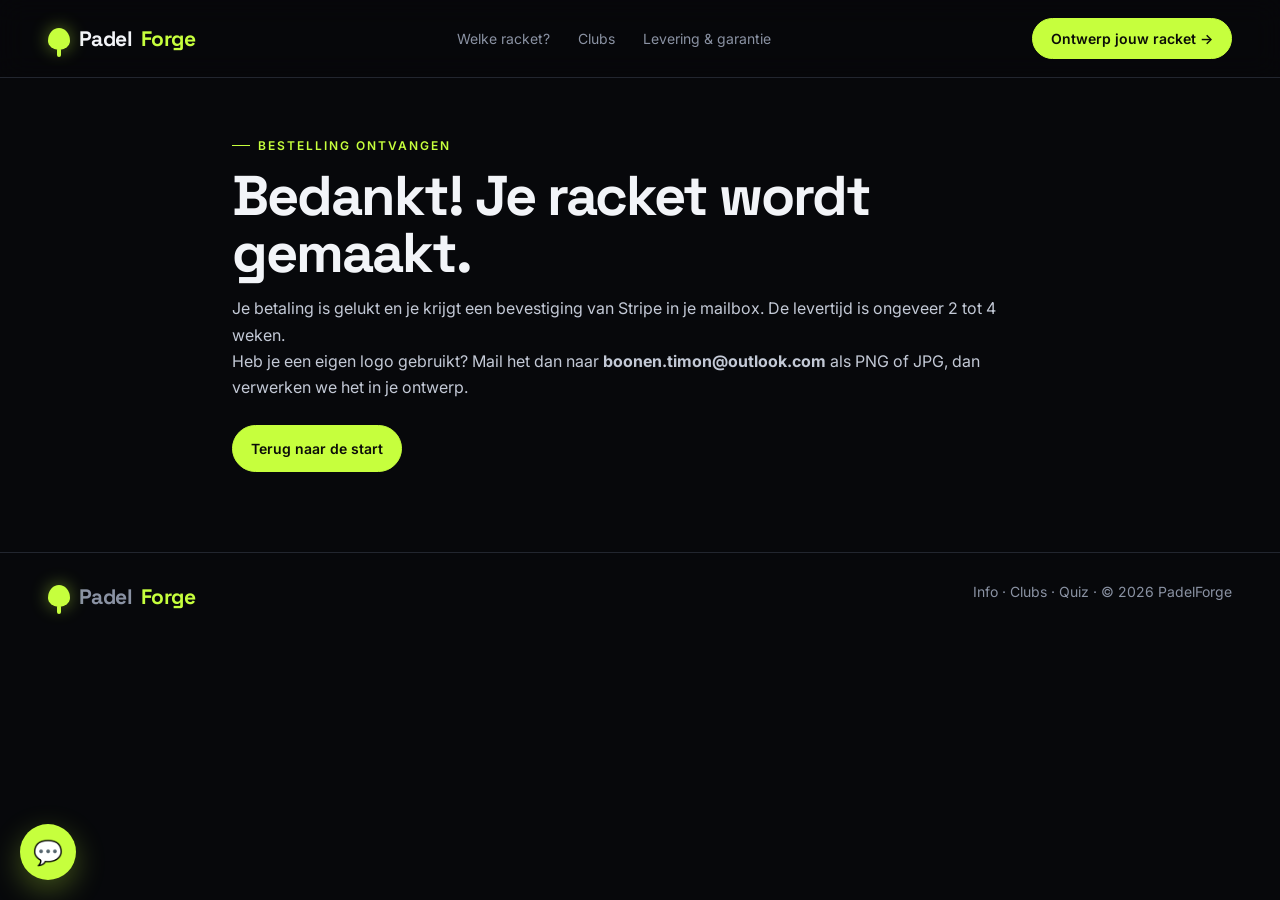
<file: bedankt.html>
<!DOCTYPE html>
<html lang="nl">
<head>
<meta charset="UTF-8">
<meta name="viewport" content="width=device-width, initial-scale=1">
<title>Bedankt · PadelForge</title>
<meta name="description" content="Bedankt voor je bestelling bij PadelForge.">
<link href="https://fonts.googleapis.com/css2?family=Inter:wght@400;500;600;700;900&family=Space+Grotesk:wght@500;700&display=swap" rel="stylesheet">
<link rel="stylesheet" href="style.css">
<link rel="stylesheet" href="pages.css">
</head>
<body>
<nav class="nav scrolled">
  <a href="/" class="logo"><i></i>Padel<b>Forge</b></a>
  <div class="nav-links"><a href="quiz.html">Welke racket?</a><a href="clubs.html">Clubs</a><a href="info.html">Levering &amp; garantie</a></div>
  <a href="configurator.html" class="btn primary">Ontwerp jouw racket →</a>
</nav>
<main class="page">

<span class="eyebrow">Bestelling ontvangen</span>
<h1>Bedankt! Je racket wordt gemaakt.</h1>
<p>Je betaling is gelukt en je krijgt een bevestiging van Stripe in je mailbox. De levertijd is ongeveer 2 tot 4 weken.</p>
<p>Heb je een eigen logo gebruikt? Mail het dan naar <b>boonen.timon@outlook.com</b> als PNG of JPG, dan verwerken we het in je ontwerp.</p>
<p style="margin-top:24px"><a class="btn primary" href="/">Terug naar de start</a></p>
</main>
<footer><div class="logo"><i></i>Padel<b>Forge</b></div><div><a href="info.html">Info</a> · <a href="clubs.html">Clubs</a> · <a href="quiz.html">Quiz</a> · © 2026 PadelForge</div></footer>
<script src="site.js"></script>
</body></html>
</file>
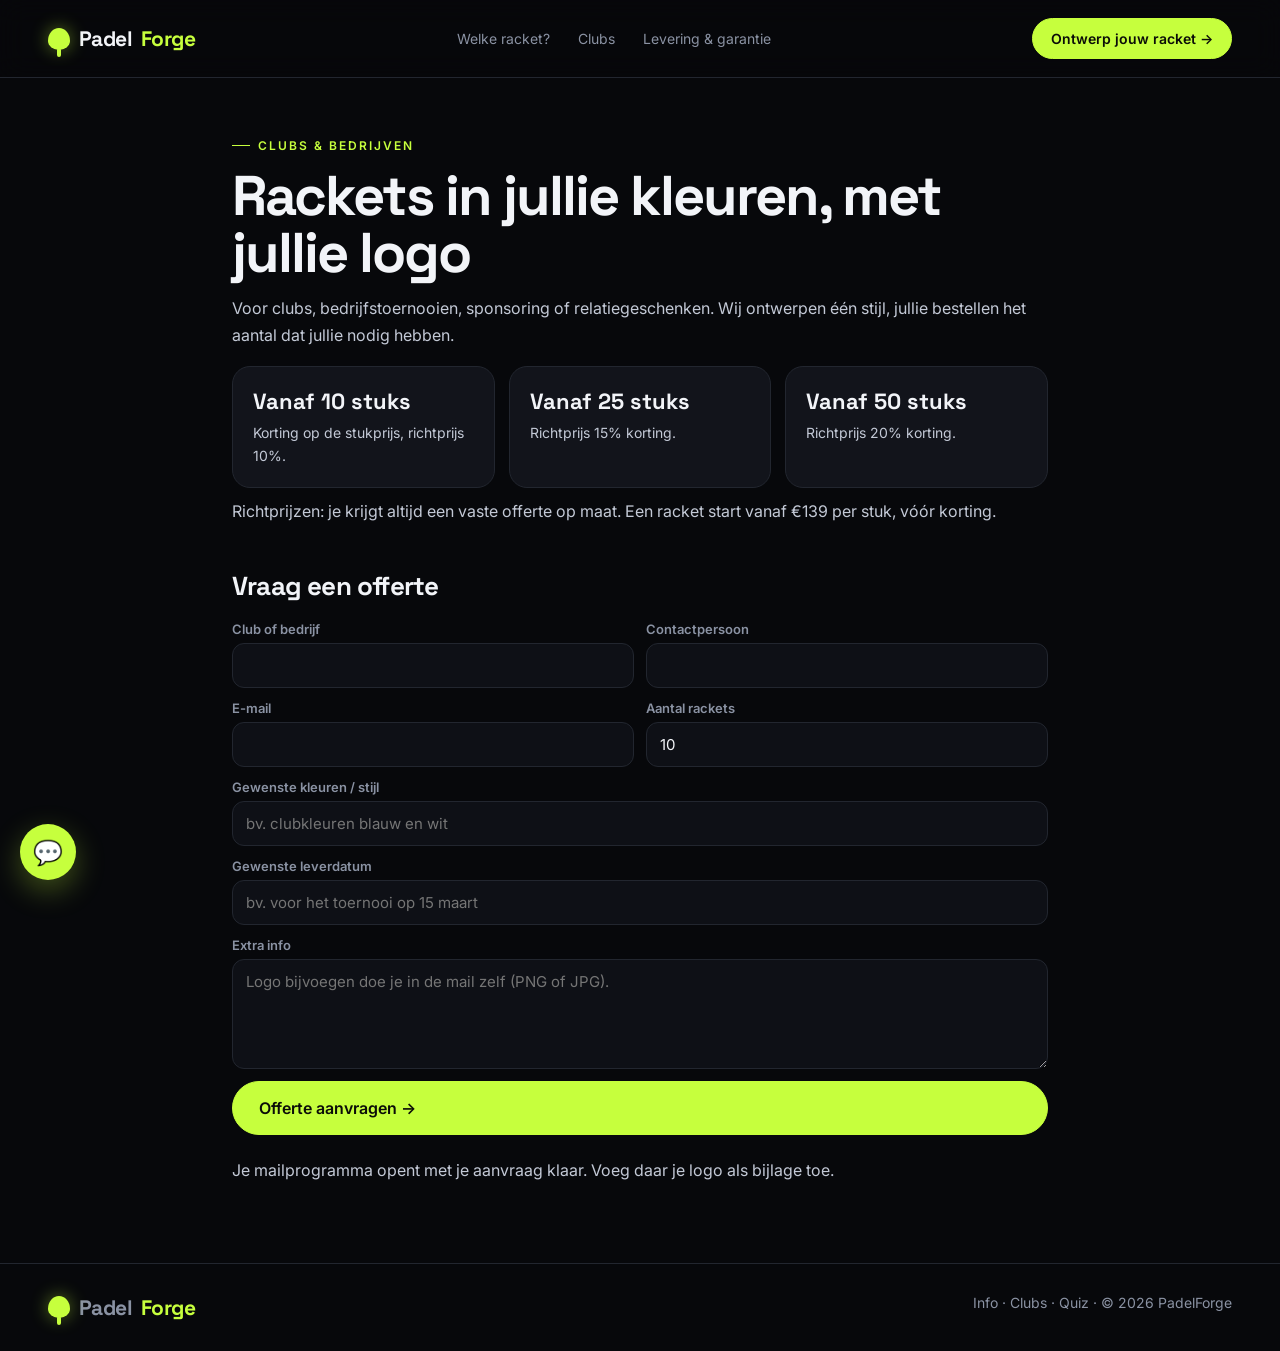
<file: clubs.html>
<!DOCTYPE html>
<html lang="nl">
<head>
<meta charset="UTF-8">
<meta name="viewport" content="width=device-width, initial-scale=1">
<title>Clubs & bedrijven · PadelForge</title>
<meta name="description" content="Padelrackets met jullie logo en kleuren voor clubs, bedrijven en teams. Korting vanaf 10 stuks.">
<link href="https://fonts.googleapis.com/css2?family=Inter:wght@400;500;600;700;900&family=Space+Grotesk:wght@500;700&display=swap" rel="stylesheet">
<link rel="stylesheet" href="style.css">
<link rel="stylesheet" href="pages.css">
</head>
<body>
<nav class="nav scrolled">
  <a href="/" class="logo"><i></i>Padel<b>Forge</b></a>
  <div class="nav-links"><a href="quiz.html">Welke racket?</a><a href="clubs.html">Clubs</a><a href="info.html">Levering &amp; garantie</a></div>
  <a href="configurator.html" class="btn primary">Ontwerp jouw racket →</a>
</nav>
<main class="page">

<span class="eyebrow">Clubs &amp; bedrijven</span>
<h1>Rackets in jullie kleuren, met jullie logo</h1>
<p>Voor clubs, bedrijfstoernooien, sponsoring of relatiegeschenken. Wij ontwerpen één stijl, jullie bestellen het aantal dat jullie nodig hebben.</p>

<div class="cards">
 <div class="card"><b>Vanaf 10 stuks</b><p>Korting op de stukprijs, richtprijs 10%.</p></div>
 <div class="card"><b>Vanaf 25 stuks</b><p>Richtprijs 15% korting.</p></div>
 <div class="card"><b>Vanaf 50 stuks</b><p>Richtprijs 20% korting.</p></div>
</div>
<p class="note">Richtprijzen: je krijgt altijd een vaste offerte op maat. Een racket start vanaf €139 per stuk, vóór korting.</p>

<h2>Vraag een offerte</h2>
<form class="f">
 <input type="hidden" name="_subject" value="Offerte clubs/bedrijven PadelForge">
 <div class="row2"><label>Club of bedrijf<input name="Organisatie" required></label><label>Contactpersoon<input name="Contact" required></label></div>
 <div class="row2"><label>E-mail<input name="E-mail" type="email" required></label><label>Aantal rackets<input name="Aantal" type="number" min="10" value="10" required></label></div>
 <label>Gewenste kleuren / stijl<input name="Kleuren" placeholder="bv. clubkleuren blauw en wit"></label>
 <label>Gewenste leverdatum<input name="Leverdatum" placeholder="bv. voor het toernooi op 15 maart"></label>
 <label>Extra info<textarea name="Info" placeholder="Logo bijvoegen doe je in de mail zelf (PNG of JPG)."></textarea></label>
 <button class="btn primary big" type="submit">Offerte aanvragen →</button>
 <p class="note">Je mailprogramma opent met je aanvraag klaar. Voeg daar je logo als bijlage toe.</p>
</form>
</main>
<footer><div class="logo"><i></i>Padel<b>Forge</b></div><div><a href="info.html">Info</a> · <a href="clubs.html">Clubs</a> · <a href="quiz.html">Quiz</a> · © 2026 PadelForge</div></footer>
<script src="site.js"></script>

<script>
const MAIL='boonen.timon@outlook.com';
document.querySelectorAll('form.f').forEach(f=>f.addEventListener('submit',e=>{
  e.preventDefault(); const d=new FormData(f); let body='';
  for(const [k,v] of d.entries()) if(k!=='_subject') body+=k+': '+v+'\n';
  location.href='mailto:'+MAIL+'?subject='+encodeURIComponent(d.get('_subject'))+'&body='+encodeURIComponent(body);
}));
</script>
</body></html>
</file>
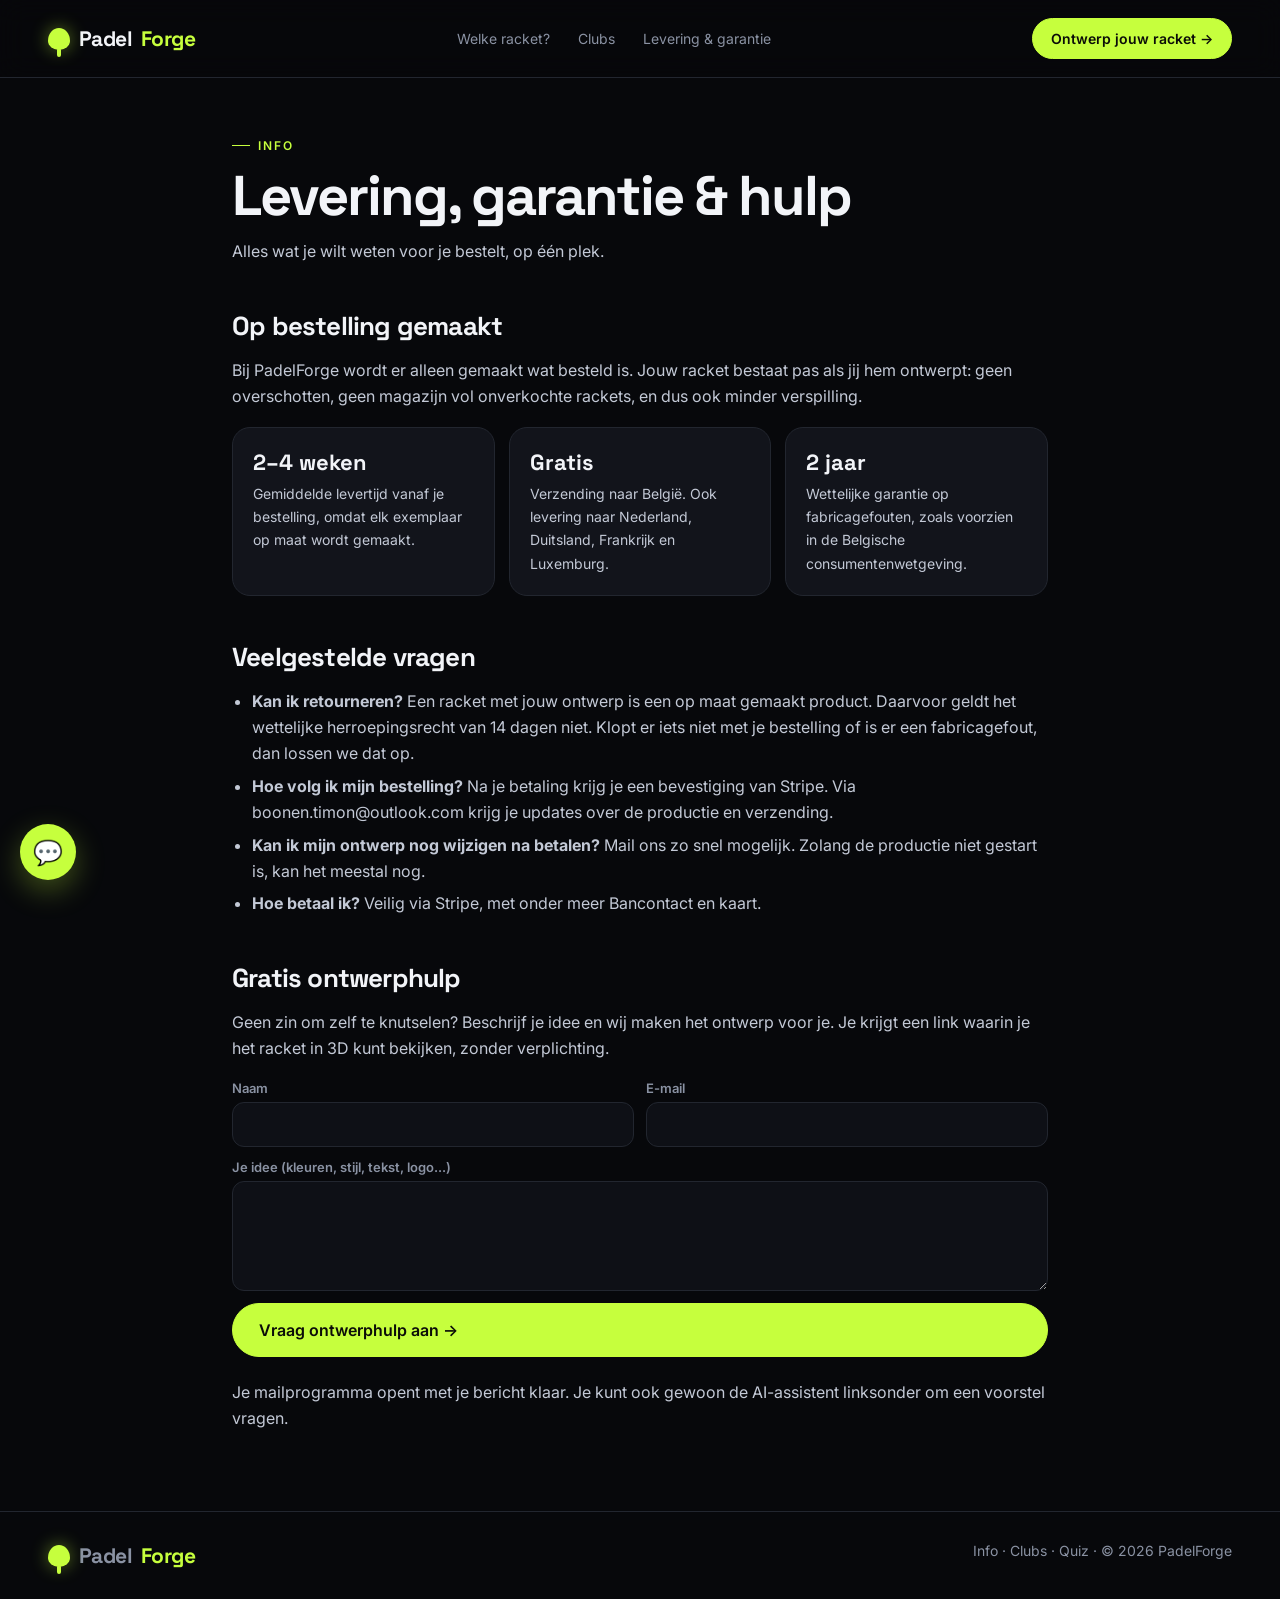
<file: info.html>
<!DOCTYPE html>
<html lang="nl">
<head>
<meta charset="UTF-8">
<meta name="viewport" content="width=device-width, initial-scale=1">
<title>Levering, garantie & ontwerphulp · PadelForge</title>
<meta name="description" content="Levertijd, verzending, garantie en gratis ontwerphulp bij PadelForge.">
<link href="https://fonts.googleapis.com/css2?family=Inter:wght@400;500;600;700;900&family=Space+Grotesk:wght@500;700&display=swap" rel="stylesheet">
<link rel="stylesheet" href="style.css">
<link rel="stylesheet" href="pages.css">
</head>
<body>
<nav class="nav scrolled">
  <a href="/" class="logo"><i></i>Padel<b>Forge</b></a>
  <div class="nav-links"><a href="quiz.html">Welke racket?</a><a href="clubs.html">Clubs</a><a href="info.html">Levering &amp; garantie</a></div>
  <a href="configurator.html" class="btn primary">Ontwerp jouw racket →</a>
</nav>
<main class="page">

<span class="eyebrow">Info</span>
<h1>Levering, garantie &amp; hulp</h1>
<p>Alles wat je wilt weten voor je bestelt, op één plek.</p>

<h2>Op bestelling gemaakt</h2>
<p>Bij PadelForge wordt er alleen gemaakt wat besteld is. Jouw racket bestaat pas als jij hem ontwerpt: geen overschotten, geen magazijn vol onverkochte rackets, en dus ook minder verspilling.</p>

<div class="cards">
  <div class="card"><b>2–4 weken</b><p>Gemiddelde levertijd vanaf je bestelling, omdat elk exemplaar op maat wordt gemaakt.</p></div>
  <div class="card"><b>Gratis</b><p>Verzending naar België. Ook levering naar Nederland, Duitsland, Frankrijk en Luxemburg.</p></div>
  <div class="card"><b>2 jaar</b><p>Wettelijke garantie op fabricagefouten, zoals voorzien in de Belgische consumentenwetgeving.</p></div>
</div>

<h2>Veelgestelde vragen</h2>
<ul>
 <li><b>Kan ik retourneren?</b> Een racket met jouw ontwerp is een op maat gemaakt product. Daarvoor geldt het wettelijke herroepingsrecht van 14 dagen niet. Klopt er iets niet met je bestelling of is er een fabricagefout, dan lossen we dat op.</li>
 <li><b>Hoe volg ik mijn bestelling?</b> Na je betaling krijg je een bevestiging van Stripe. Via boonen.timon@outlook.com krijg je updates over de productie en verzending.</li>
 <li><b>Kan ik mijn ontwerp nog wijzigen na betalen?</b> Mail ons zo snel mogelijk. Zolang de productie niet gestart is, kan het meestal nog.</li>
 <li><b>Hoe betaal ik?</b> Veilig via Stripe, met onder meer Bancontact en kaart.</li>
</ul>

<h2 id="ontwerphulp">Gratis ontwerphulp</h2>
<p>Geen zin om zelf te knutselen? Beschrijf je idee en wij maken het ontwerp voor je. Je krijgt een link waarin je het racket in 3D kunt bekijken, zonder verplichting.</p>
<form class="f">
 <input type="hidden" name="_subject" value="Ontwerphulp PadelForge">
 <div class="row2"><label>Naam<input name="Naam" required></label><label>E-mail<input name="E-mail" type="email" required></label></div>
 <label>Je idee (kleuren, stijl, tekst, logo...)<textarea name="Idee" required></textarea></label>
 <button class="btn primary big" type="submit">Vraag ontwerphulp aan →</button>
 <p class="note">Je mailprogramma opent met je bericht klaar. Je kunt ook gewoon de AI-assistent linksonder om een voorstel vragen.</p>
</form>
</main>
<footer><div class="logo"><i></i>Padel<b>Forge</b></div><div><a href="info.html">Info</a> · <a href="clubs.html">Clubs</a> · <a href="quiz.html">Quiz</a> · © 2026 PadelForge</div></footer>
<script src="site.js"></script>

<script>
const MAIL='boonen.timon@outlook.com';
document.querySelectorAll('form.f').forEach(f=>f.addEventListener('submit',e=>{
  e.preventDefault(); const d=new FormData(f); let body='';
  for(const [k,v] of d.entries()) if(k!=='_subject') body+=k+': '+v+'\n';
  location.href='mailto:'+MAIL+'?subject='+encodeURIComponent(d.get('_subject'))+'&body='+encodeURIComponent(body);
}));
</script>
</body></html>
</file>
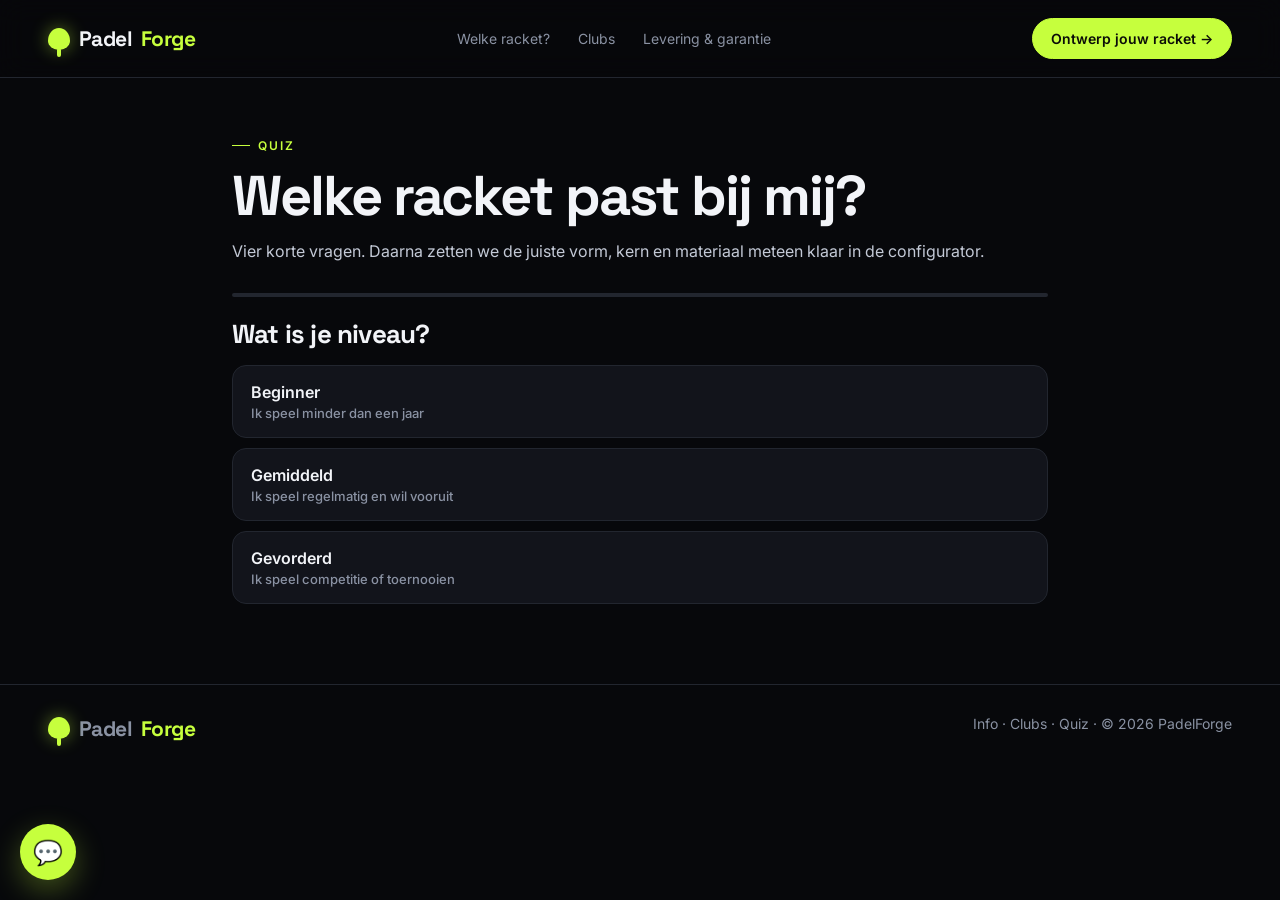
<file: quiz.html>
<!DOCTYPE html>
<html lang="nl">
<head>
<meta charset="UTF-8">
<meta name="viewport" content="width=device-width, initial-scale=1">
<title>Welke racket past bij mij? · PadelForge</title>
<meta name="description" content="Beantwoord 4 vragen en krijg meteen de juiste vorm, kern en materiaal voor jouw padelracket.">
<link href="https://fonts.googleapis.com/css2?family=Inter:wght@400;500;600;700;900&family=Space+Grotesk:wght@500;700&display=swap" rel="stylesheet">
<link rel="stylesheet" href="style.css">
<link rel="stylesheet" href="pages.css">
</head>
<body>
<nav class="nav scrolled">
  <a href="/" class="logo"><i></i>Padel<b>Forge</b></a>
  <div class="nav-links"><a href="quiz.html">Welke racket?</a><a href="clubs.html">Clubs</a><a href="info.html">Levering &amp; garantie</a></div>
  <a href="configurator.html" class="btn primary">Ontwerp jouw racket →</a>
</nav>
<main class="page">

<span class="eyebrow">Quiz</span>
<h1>Welke racket past bij mij?</h1>
<p>Vier korte vragen. Daarna zetten we de juiste vorm, kern en materiaal meteen klaar in de configurator.</p>
<div id="quiz" style="margin-top:28px"></div>
<style>.opt2{display:block;width:100%;text-align:left;margin-top:10px;padding:16px 18px;border-radius:14px;background:var(--panel);border:1px solid var(--line);color:var(--text);font-size:16px;font-weight:600;cursor:pointer}
.opt2:hover{border-color:var(--accent)}.opt2 small{display:block;color:var(--muted);font-weight:500;margin-top:3px;font-size:13px}
.prog{height:4px;background:var(--line);border-radius:4px;overflow:hidden;margin-bottom:20px}.prog i{display:block;height:100%;background:var(--accent);transition:width .3s}</style>
<script>
const Q=[
 {k:'level',q:'Wat is je niveau?',o:[['beginner','Beginner','Ik speel minder dan een jaar'],['mid','Gemiddeld','Ik speel regelmatig en wil vooruit'],['pro','Gevorderd','Ik speel competitie of toernooien']]},
 {k:'style',q:'Hoe speel je het liefst?',o:[['control','Controle','Geduldig, plaatsen, verdedigen'],['all','Allround','Een beetje van alles'],['power','Aanvallend','Smashen en de punten afmaken']]},
 {k:'arm',q:'Hoe is het comfort van je arm en elleboog?',o:[['sensitive','Ik let er op','Ik wil een zachtere, vergevingsgezinde racket'],['normal','Geen probleem','Ik kan wat stijver aan']]},
 {k:'budget',q:'Wat past bij je budget?',o:[['low','Zo scherp mogelijk','Basis met goede kern'],['mid','Gemiddeld','Goede balans'],['high','Het beste','Top-materiaal mag meer kosten']]}
];
const A={};let i=0;const el=document.getElementById('quiz');
function show(){
  if(i>=Q.length) return result();
  const q=Q[i];
  el.innerHTML='<div class="prog"><i style="width:'+(i/Q.length*100)+'%"></i></div><h2 style="margin-top:0">'+q.q+'</h2>'+q.o.map(o=>'<button class="opt2" data-v="'+o[0]+'">'+o[1]+'<small>'+o[2]+'</small></button>').join('');
  el.querySelectorAll('.opt2').forEach(b=>b.onclick=()=>{A[q.k]=b.dataset.v;i++;show();});
}
function result(){
  let shape=A.style==='control'?'round':A.style==='power'?'diamond':'teardrop';
  if(A.level==='beginner'&&shape==='diamond') shape='teardrop';
  let core=A.arm==='sensitive'||A.level==='beginner'?'soft':(A.style==='power'&&A.level==='pro'?'hard':'medium');
  let material=A.budget==='low'?(A.arm==='sensitive'?'glass':'c3k'):A.budget==='high'&&A.level!=='beginner'?'c18k':A.budget==='high'?'c12k':'c3k';
  const N={round:'rond',teardrop:'traan',diamond:'diamant'},C={soft:'soft EVA',medium:'medium EVA',hard:'hard EVA'},M={glass:'glasvezel',c3k:'carbon 3K',c12k:'carbon 12K',c18k:'carbon 18K'};
  const why={round:'Een ronde vorm geeft de meeste controle en een grote sweet spot.',teardrop:'Een tranenvorm is een allrounder: controle en kracht in balans.',diamond:'Een diamantvorm legt het gewicht hoog in de kop voor maximale power.'};
  const link=PF.link({shape,core,material});
  el.innerHTML='<div class="prog"><i style="width:100%"></i></div><h2 style="margin-top:0">Jouw aanbeveling</h2><div class="cards"><div class="card"><b>'+N[shape]+'</b><p>Vorm</p></div><div class="card"><b>'+C[core]+'</b><p>Kern</p></div><div class="card"><b>'+M[material]+'</b><p>Blad</p></div></div><p style="margin-top:18px">'+why[shape]+'</p><p style="margin-top:22px"><a class="btn primary big" href="'+link+'">Open in de configurator →</a> <button class="btn big" onclick="i=0;show()">Opnieuw</button></p><p class="note">Dit is een richtlijn op basis van algemene tips, geen vaste regel. Twijfel je? Vraag het de assistent linksonder.</p>';
}
</script>
</main>
<footer><div class="logo"><i></i>Padel<b>Forge</b></div><div><a href="info.html">Info</a> · <a href="clubs.html">Clubs</a> · <a href="quiz.html">Quiz</a> · © 2026 PadelForge</div></footer>
<script src="site.js"></script>
<script>show();</script></body></html>
</file>
<file: style.css>
:root{
  --bg:#07080b; --bg2:#0e1016; --panel:#12141b; --line:#22262f; --line2:#2e3340;
  --text:#f2f4f8; --muted:#8a92a3; --accent:#c6ff3d; --accent-ink:#0b0d08;
  --radius:18px; --font:'Inter',system-ui,-apple-system,'Segoe UI',sans-serif; --display:'Space Grotesk',var(--font);
}
*{box-sizing:border-box;margin:0;padding:0}
html{scroll-behavior:smooth}
body{font-family:var(--font);background:var(--bg);color:var(--text);-webkit-font-smoothing:antialiased;overflow-x:hidden}
a{color:inherit;text-decoration:none}
button{font-family:inherit}
::selection{background:var(--accent);color:var(--accent-ink)}

.nav{position:fixed;top:0;left:0;right:0;z-index:50;display:flex;align-items:center;justify-content:space-between;
  padding:18px clamp(18px,4vw,48px);transition:background .3s,border-color .3s;border-bottom:1px solid transparent}
.nav.scrolled{background:rgba(7,8,11,.72);backdrop-filter:blur(14px);border-color:var(--line)}
.logo{font-family:var(--display);font-weight:700;font-size:21px;letter-spacing:-.6px;display:flex;align-items:center;gap:9px}
.logo i{width:22px;height:22px;border-radius:50% 50% 50% 50%/58% 58% 42% 42%;background:var(--accent);display:inline-block;position:relative;box-shadow:0 0 18px rgba(198,255,61,.45)}
.logo i::after{content:"";position:absolute;left:50%;bottom:-7px;width:4px;height:9px;margin-left:-2px;background:var(--accent);border-radius:2px}
.logo b{color:var(--accent);font-weight:700}
.nav-links{display:flex;gap:28px;font-size:14px;color:var(--muted)}
.nav-links a:hover{color:var(--text)}

.btn{display:inline-flex;align-items:center;gap:8px;border:1px solid var(--line2);background:rgba(255,255,255,.02);color:var(--text);
  padding:11px 18px;border-radius:999px;font-size:14px;font-weight:600;cursor:pointer;transition:all .2s}
.btn:hover{border-color:var(--muted);background:rgba(255,255,255,.05)}
.btn.primary{background:var(--accent);border-color:var(--accent);color:var(--accent-ink)}
.btn.primary:hover{filter:brightness(1.08);transform:translateY(-1px);box-shadow:0 10px 30px rgba(198,255,61,.25)}
.btn.big{padding:16px 26px;font-size:16px}

.eyebrow{display:inline-flex;align-items:center;gap:8px;font-size:12px;font-weight:600;letter-spacing:2px;text-transform:uppercase;color:var(--accent)}
.eyebrow::before{content:"";width:18px;height:1px;background:var(--accent)}

.toast{position:fixed;bottom:26px;left:50%;transform:translateX(-50%) translateY(90px);background:var(--accent);color:var(--accent-ink);
  padding:11px 18px;border-radius:999px;font-weight:700;font-size:14px;transition:transform .35s cubic-bezier(.2,.9,.3,1.2);z-index:100}
.toast.show{transform:translateX(-50%) translateY(0)}

.loader{position:absolute;inset:0;display:flex;align-items:center;justify-content:center;color:var(--muted);font-size:13px;pointer-events:none}
.loader::before{content:"";width:22px;height:22px;border:2px solid var(--line2);border-top-color:var(--accent);border-radius:50%;margin-right:10px;animation:spin 0.8s linear infinite}
@keyframes spin{to{transform:rotate(360deg)}}

@media (max-width:760px){ .nav-links{display:none} }
</file>
<file: pages.css>
.page{max-width:880px;margin:0 auto;padding:130px clamp(18px,4vw,32px) 80px}
 .page h1{font-family:var(--display);font-size:clamp(34px,6vw,56px);letter-spacing:-2px;line-height:1.02;margin:14px 0 14px}
 .page h2{font-family:var(--display);font-size:26px;letter-spacing:-.8px;margin:44px 0 14px}
 .page p,.page li{color:#c3c9d6;line-height:1.65;font-size:16px}
 .page ul{padding-left:20px;display:grid;gap:6px}
 .cards{display:grid;grid-template-columns:repeat(auto-fit,minmax(220px,1fr));gap:14px;margin-top:18px}
 .card{background:var(--panel);border:1px solid var(--line);border-radius:var(--radius);padding:20px}
 .card b{display:block;font-family:var(--display);font-size:22px;margin-bottom:6px}
 .card p{font-size:14px}
 form.f{display:grid;gap:12px;margin-top:18px}
 form.f label{font-size:13px;font-weight:600;color:var(--muted);display:grid;gap:6px}
 form.f input,form.f textarea,form.f select{background:var(--bg2);border:1px solid var(--line);color:var(--text);padding:12px 13px;border-radius:12px;font-size:15px;font-family:inherit;width:100%}
 form.f input:focus,form.f textarea:focus,form.f select:focus{outline:none;border-color:var(--accent)}
 form.f textarea{min-height:110px;resize:vertical}
 .row2{display:grid;grid-template-columns:1fr 1fr;gap:12px}
 @media(max-width:560px){.row2{grid-template-columns:1fr}}
 table{width:100%;border-collapse:collapse;margin-top:14px}
 td,th{padding:12px;border-bottom:1px solid var(--line);text-align:left;font-size:15px}
 th{color:var(--muted);font-weight:600;font-size:13px}
 .note{font-size:13px;color:var(--muted);margin-top:10px}
 footer{display:flex;justify-content:space-between;gap:12px;flex-wrap:wrap;padding:30px clamp(18px,4vw,48px);border-top:1px solid var(--line);color:var(--muted);font-size:14px}
</file>
